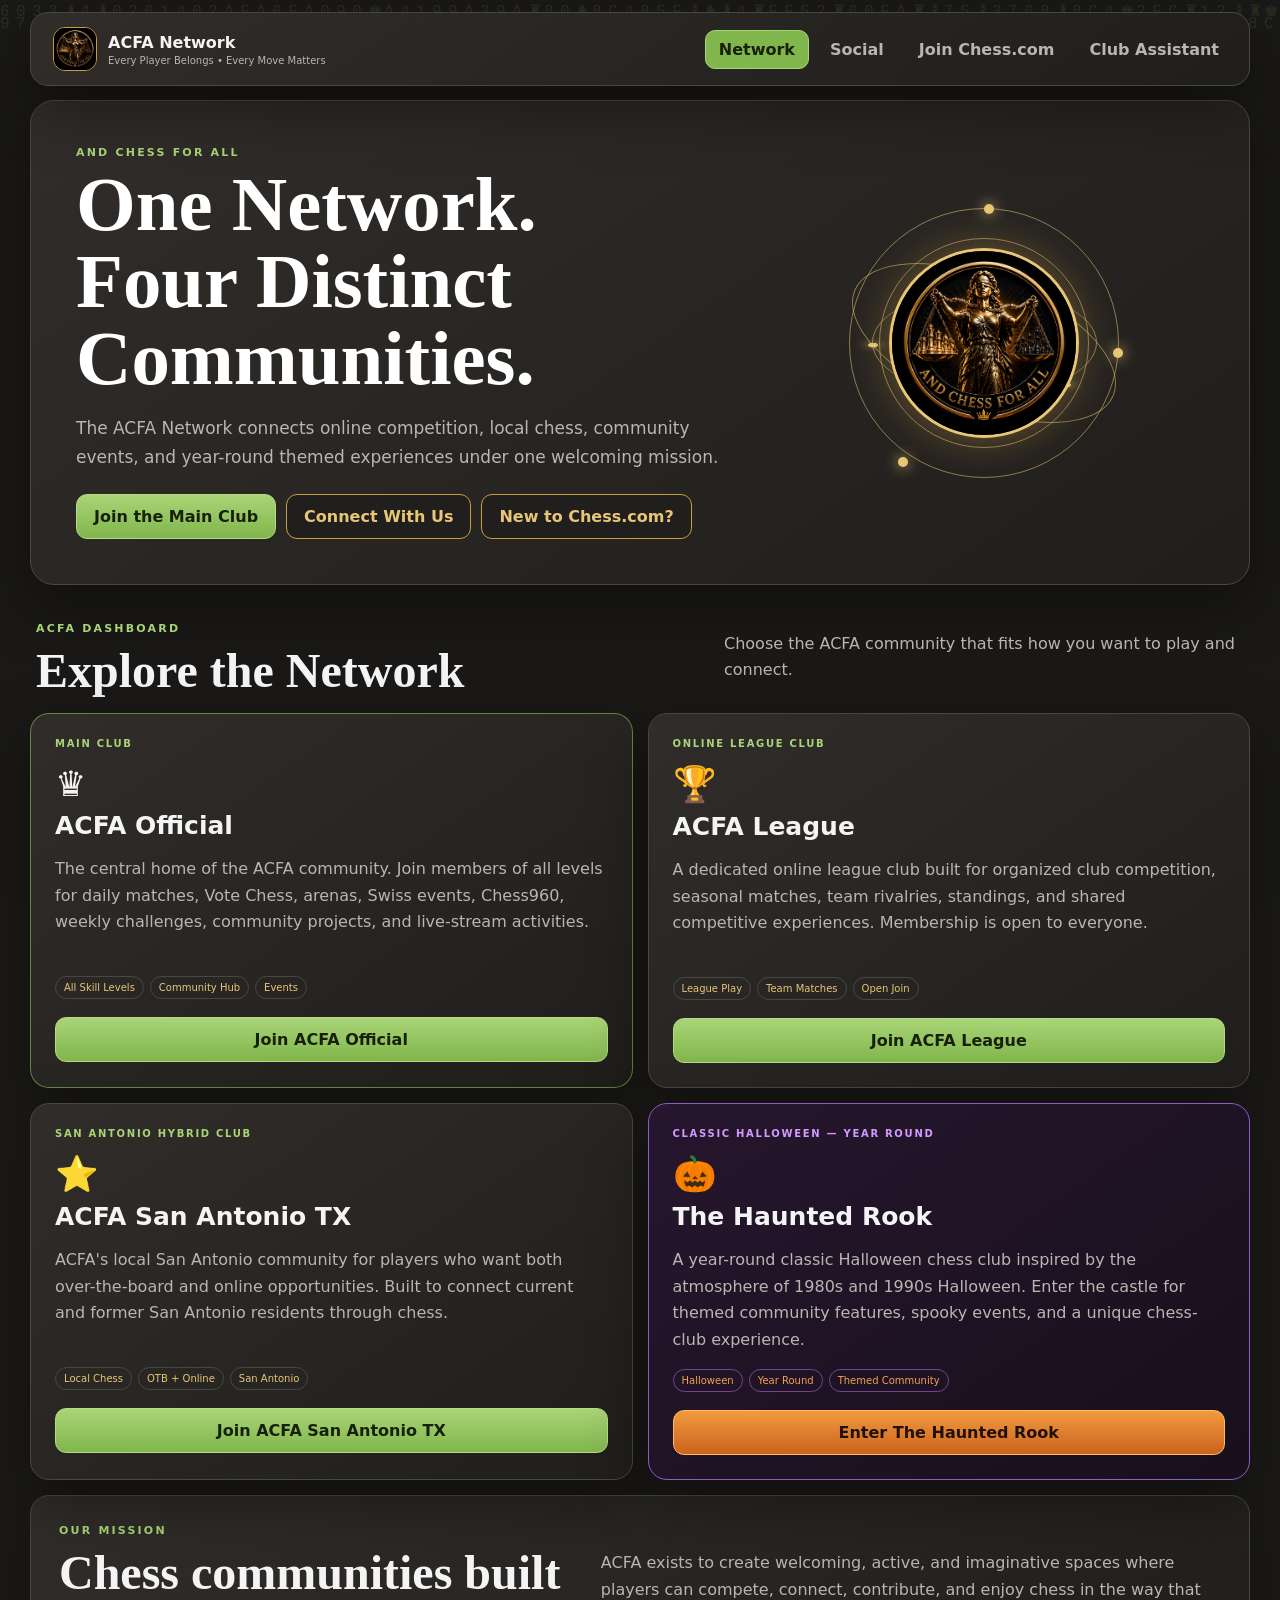
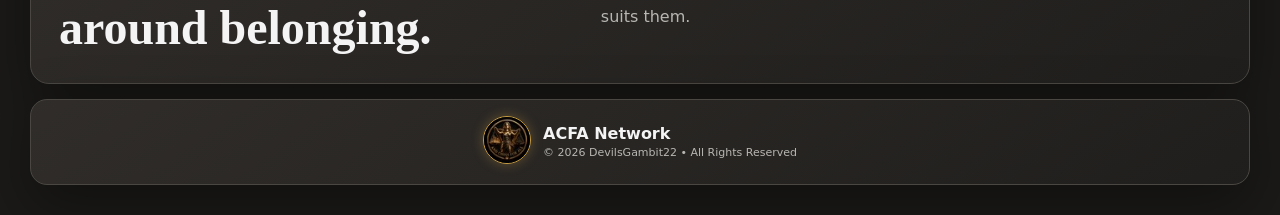
<file: index.html>
<!DOCTYPE html>
<html lang="en">
<head>
  <meta charset="UTF-8">
  <meta name="viewport" content="width=device-width,initial-scale=1">
  <meta name="theme-color" content="#312e2b">
  <meta name="description" content="Explore the ACFA Network, connect with our clubs and social communities, and download Club Assistant.">
  <title>ACFA Network</title>
  <link rel="icon" href="./assets/acfa-network-logo.jpg">
  <link rel="stylesheet" href="./css/styles.css">
</head>
<body>
  <canvas id="matrixCanvas" aria-hidden="true"></canvas>

  <div class="site-shell">
    <header class="topbar">
      <button class="brand" data-page="dashboard" aria-label="Open ACFA Network dashboard">
        <span class="brand-mark">
          <img src="./assets/acfa-network-logo.jpg" alt="ACFA Network logo">
        </span>
        <span>
          <strong>ACFA Network</strong>
          <small>Every Player Belongs • Every Move Matters</small>
        </span>
      </button>

      <nav aria-label="Primary navigation">
        <button class="nav-button active" data-page="dashboard">Network</button>
        <button class="nav-button" data-page="social">Social</button>
        <button class="nav-button" data-page="join">Join Chess.com</button>
        <button class="nav-button" data-page="assistant">Club Assistant</button>
      </nav>
    </header>

    <main>
      <section id="page-dashboard" class="page active">
        <div class="hero-panel">
          <div class="hero-copy">
            <p class="eyebrow">AND CHESS FOR ALL</p>
            <h1>One Network.<br>Four Distinct Communities.</h1>
            <p>
              The ACFA Network connects online competition, local chess, community events,
              and year-round themed experiences under one welcoming mission.
            </p>
            <div class="hero-actions">
              <a class="primary-button" href="https://www.chess.com/club/and-chess-for-all-official?ref_id=545854877" target="_blank" rel="noopener">Join the Main Club</a>
              <button class="secondary-button" data-page="social">Connect With Us</button>
              <button class="secondary-button" data-page="join">New to Chess.com?</button>
            </div>
          </div>

          <div class="logo-gizmo" id="networkLogoStage">
            <span class="orbit orbit-one"><i></i><i></i><i></i></span>
            <span class="orbit orbit-two"><i></i><i></i></span>
            <span class="orbit orbit-three"></span>
            <img src="./assets/acfa-network-logo.jpg" alt="ACFA Network">
            <span class="energy-ring"></span>
          </div>
        </div>

        <div class="section-heading">
          <div>
            <p class="eyebrow">ACFA DASHBOARD</p>
            <h2>Explore the Network</h2>
          </div>
          <p>Choose the ACFA community that fits how you want to play and connect.</p>
        </div>

        <div class="club-grid">
          <article class="club-card featured">
            <div class="club-label">Main Club</div>
            <div class="club-icon">♛</div>
            <h3>ACFA Official</h3>
            <p>
              The central home of the ACFA community. Join members of all levels for daily
              matches, Vote Chess, arenas, Swiss events, Chess960, weekly challenges,
              community projects, and live-stream activities.
            </p>
            <div class="tags">
              <span>All Skill Levels</span><span>Community Hub</span><span>Events</span>
            </div>
            <a class="card-button" href="https://www.chess.com/club/and-chess-for-all-official?ref_id=545854877" target="_blank" rel="noopener">Join ACFA Official</a>
          </article>

          <article class="club-card">
            <div class="club-label">Online League Club</div>
            <div class="club-icon">🏆</div>
            <h3>ACFA League</h3>
            <p>
              A dedicated online league club built for organized club competition,
              seasonal matches, team rivalries, standings, and shared competitive
              experiences. Membership is open to everyone.
            </p>
            <div class="tags">
              <span>League Play</span><span>Team Matches</span><span>Open Join</span>
            </div>
            <a class="card-button" href="https://www.chess.com/club/acfa-league?ref_id=545854877" target="_blank" rel="noopener">Join ACFA League</a>
          </article>

          <article class="club-card">
            <div class="club-label">San Antonio Hybrid Club</div>
            <div class="club-icon">⭐</div>
            <h3>ACFA San Antonio TX</h3>
            <p>
              ACFA's local San Antonio community for players who want both over-the-board
              and online opportunities. Built to connect current and former San Antonio
              residents through chess.
            </p>
            <div class="tags">
              <span>Local Chess</span><span>OTB + Online</span><span>San Antonio</span>
            </div>
            <a class="card-button" href="https://www.chess.com/club/acfa-san-antonio-tx?ref_id=545854877" target="_blank" rel="noopener">Join ACFA San Antonio TX</a>
          </article>

          <article class="club-card haunted">
            <div class="club-label">Classic Halloween — Year Round</div>
            <div class="club-icon">🎃</div>
            <h3>The Haunted Rook</h3>
            <p>
              A year-round classic Halloween chess club inspired by the atmosphere of
              1980s and 1990s Halloween. Enter the castle for themed community features,
              spooky events, and a unique chess-club experience.
            </p>
            <div class="tags">
              <span>Halloween</span><span>Year Round</span><span>Themed Community</span>
            </div>
            <a class="card-button" href="https://www.chess.com/club/the-haunted-rook?ref_id=545854877" target="_blank" rel="noopener">Enter The Haunted Rook</a>
          </article>
        </div>

        <section class="mission-panel">
          <div>
            <p class="eyebrow">OUR MISSION</p>
            <h2>Chess communities built around belonging.</h2>
          </div>
          <p>
            ACFA exists to create welcoming, active, and imaginative spaces where players
            can compete, connect, contribute, and enjoy chess in the way that suits them.
          </p>
        </section>
      </section>

      <section id="page-social" class="page">
        <div class="page-intro">
          <p class="eyebrow">ACFA SOCIAL NETWORK</p>
          <h1>Stay Connected Beyond the Board</h1>
          <p>Join the conversation, watch live chess, and connect with the wider ACFA community.</p>
        </div>

        <div class="social-grid">
          <article class="social-card discord">
            <div class="social-icon">◉</div>
            <h2>Discord</h2>
            <p>
              The real-time communication hub for ACFA Official, ACFA League, and ACFA San Antonio.
              Meet members, follow events, and stay involved between games.
            </p>
            <a href="https://discord.gg/Atk2GKfgU" target="_blank" rel="noopener">Join the ACFA Discord</a>
          </article>

          <article class="social-card twitch">
            <div class="social-icon">▣</div>
            <h2>Twitch</h2>
            <p>
              Watch DevilsGambit22 play chess live with ACFA and other chess-club members,
              plus selected club events and community matches.
            </p>
            <a href="https://www.twitch.tv/dasoulking98" target="_blank" rel="noopener">Watch ACFA Live</a>
          </article>

          <article class="social-card facebook">
            <div class="social-icon">f</div>
            <h2>Facebook</h2>
            <p>
              Follow the ACFA Facebook community for updates, conversations, shared content,
              and another way to keep in touch with the network.
            </p>
            <a href="https://www.facebook.com/share/g/18has9LYsZ/?mibextid=wwXIfr" target="_blank" rel="noopener">Visit ACFA on Facebook</a>
          </article>
        </div>

        <section class="social-banner">
          <img src="./assets/acfa-network-logo.jpg" alt="">
          <div>
            <p class="eyebrow">THE ACFA COMMUNITY</p>
            <h2>Play together. Build together. Belong together.</h2>
          </div>
        </section>
      </section>

      <section id="page-join" class="page">
        <div class="page-intro">
          <p class="eyebrow">NEW TO CHESS.COM?</p>
          <h1>Join Chess.com and Connect With ACFA</h1>
          <p>
            Create a free Chess.com account, then explore the clubs and communities
            across the ACFA Network.
          </p>
        </div>

        <div class="affiliate-action-grid">
          <article class="affiliate-action-card">
            <p class="eyebrow">JOIN CHESS.COM</p>
            <h2>Create a Free Account</h2>
            <p>
              Click the official Chess.com logo below to create your free account
              using the ACFA affiliate link.
            </p>

            <a class="affiliate-image-link chesscom-signup-link"
               href="https://www.chess.com/register?ref_id=545854877"
               target="_blank"
               rel="noopener"
               aria-label="Create a free Chess.com account">
              <img src="./assets/chesscom-logo.png" alt="Chess.com">
            </a>

            <small>
              Using this affiliate link supports ACFA at no additional cost to you.
            </small>
          </article>

          <article class="affiliate-action-card premium-card">
            <p class="eyebrow">SUPPORT ACFA</p>
            <h2>Upgrade Your Membership</h2>
            <p>
              Click the official Go Premium image to explore Chess.com membership
              upgrades through the ACFA affiliate link.
            </p>

            <a class="affiliate-image-link premium-link"
               href="https://www.chess.com/membership?ref_id=545854877"
               target="_blank"
               rel="noopener"
               aria-label="Upgrade your Chess.com membership">
              <img src="./assets/go-premium.png" alt="Chess.com Go Premium">
            </a>

            <small>
              Your membership remains a normal Chess.com subscription. The affiliate
              referral simply helps support ACFA.
            </small>
          </article>
        </div>

        <section class="affiliate-panel">
          <div>
            <p class="eyebrow">AFTER YOU JOIN</p>
            <h2>Find your place in the ACFA Network.</h2>
          </div>
          <p>
            Once your Chess.com account is ready, return to the Network page to join
            ACFA Official, ACFA League, ACFA San Antonio TX, or The Haunted Rook.
          </p>
        </section>
      </section>

      <section id="page-assistant" class="page">
        <div class="assistant-hero">
          <div class="assistant-logo-stage">
            <span class="assistant-orbit"></span>
            <img src="./assets/club-assistant-logo.png" alt="Club Assistant logo">
          </div>
          <div>
            <p class="eyebrow">PUBLIC BETA</p>
            <h1>Club Assistant</h1>
            <p class="assistant-lead">
              A Chess.com-inspired operations companion designed to help club owners organize
              members, prospects, clubs, messages, templates, and daily workflows.
            </p>
            <div class="version-chip">Version 1.1.0 Public Beta</div>
          </div>
        </div>

        <div class="download-layout">
          <article class="download-card">
            <p class="eyebrow">DOWNLOAD</p>
            <h2>Get Club Assistant</h2>
            <p>
              Club Assistant is currently distributed as a free public beta. Chrome requires
              manually distributed extensions to be installed through Developer Mode.
            </p>
            <a class="download-button" href="./downloads/Club-Assistant-v1.2.5-Public-Beta-Matrix-All-Pages.zip" download>
              Download Club Assistant
            </a>
            <small>ZIP file • Chrome extension • Public beta</small>
          </article>

          <article class="install-card">
            <p class="eyebrow">INSTALLATION</p>
            <h2>How to Install</h2>
            <ol>
              <li>Download and extract the ZIP file.</li>
              <li>Open <code>chrome://extensions</code> in Google Chrome.</li>
              <li>Turn on <strong>Developer mode</strong>.</li>
              <li>Select <strong>Load unpacked</strong>.</li>
              <li>Choose the extracted Club Assistant folder.</li>
            </ol>
          </article>
        </div>

        <section class="beta-notice">
          <div>
            <p class="eyebrow">BETA NOTICE</p>
            <h2>Built for club owners. Improved through real use.</h2>
          </div>
          <p>
            This release is intended for early club-owner testing. Features may be refined
            as feedback is received, while the extension remains focused on club management
            rather than gameplay or move assistance.
          </p>
        </section>
      </section>
    </main>

    <footer class="site-footer">
      <button class="footer-signature" id="footerLogo" aria-label="ACFA copyright signature">
        <img src="./assets/lady-justice-footer.jpg" alt="Lady Justice ACFA logo">
      </button>
      <div>
        <strong>ACFA Network</strong>
        <span>© 2026 DevilsGambit22 • All Rights Reserved</span>
      </div>
    </footer>
  </div>

  <div class="easter-overlay" id="easterOverlay" aria-hidden="true">
    <div class="easter-card">
      <div class="easter-gizmo">
        <span></span><span></span>
        <img src="./assets/lady-justice-footer.jpg" alt="">
      </div>
      <p class="eyebrow">AND CHESS FOR ALL</p>
      <h2>Every Player Belongs</h2>
      <strong>Every Move Matters</strong>
      <p>Created by DevilsGambit22</p>
    </div>
  </div>

  <script src="./js/app.js"></script>
</body>
</html>
</file>
<file: css/styles.css>
:root{
  --chess-dark:#312e2b;
  --chess-darker:#211f1d;
  --panel:#262522;
  --green:#81b64c;
  --green-light:#a9d477;
  --gold:#c89c42;
  --gold-light:#e8c676;
  --text:#f4f4f4;
  --muted:#b8b6b2;
  --line:#4a4743;
  --shadow:0 22px 60px rgba(0,0,0,.38)
}
*{box-sizing:border-box}
html{scroll-behavior:smooth}
body{margin:0;min-height:100vh;background:#1b1a18;color:var(--text);font-family:Inter,system-ui,-apple-system,BlinkMacSystemFont,"Segoe UI",sans-serif}
button,a,input{font:inherit}
button{cursor:pointer}
#matrixCanvas{position:fixed;inset:0;width:100%;height:100%;z-index:0;opacity:.14}
.site-shell{position:relative;z-index:2;width:min(1220px,calc(100% - 24px));margin:12px auto 30px}
.topbar,.hero-panel,.club-card,.mission-panel,.page-intro,.social-card,.social-banner,.assistant-hero,.download-card,.install-card,.beta-notice,.site-footer{
  border:1px solid var(--line);
  background:linear-gradient(145deg,rgba(49,46,43,.97),rgba(33,31,29,.98));
  box-shadow:var(--shadow)
}
.topbar{display:flex;align-items:center;justify-content:space-between;gap:16px;padding:13px 16px;border-radius:18px;position:sticky;top:8px;z-index:50;backdrop-filter:blur(12px)}
.brand{display:flex;align-items:center;gap:11px;border:0;background:transparent;color:var(--text);text-align:left}
.brand-mark{width:44px;height:44px;border-radius:12px;overflow:hidden;border:1px solid var(--gold)}
.brand-mark img{width:100%;height:100%;object-fit:cover}
.brand strong,.brand small{display:block}.brand strong{font-size:16px}.brand small{color:var(--muted);font-size:10px;margin-top:3px}
nav{display:flex;gap:7px;overflow:auto}
.nav-button{border:1px solid transparent;border-radius:10px;background:transparent;color:var(--muted);padding:9px 13px;font-weight:800;white-space:nowrap}
.nav-button:hover,.nav-button.active{color:#182009;background:var(--green);border-color:var(--green-light)}
main{padding-top:14px}.page{display:none;animation:pageIn .35s ease}.page.active{display:block}
.hero-panel{display:grid;grid-template-columns:1.2fr .8fr;align-items:center;gap:28px;border-radius:24px;padding:45px}
.eyebrow{margin:0 0 8px;color:var(--green-light);font-size:11px;font-weight:900;letter-spacing:.2em;text-transform:uppercase}
.hero-copy h1,.page-intro h1,.assistant-hero h1{margin:0;color:#fff;font-family:Georgia,serif;font-size:clamp(2.3rem,6vw,4.8rem);line-height:1}
.hero-copy>p:not(.eyebrow),.page-intro>p:last-child,.assistant-lead{color:var(--muted);font-size:17px;line-height:1.7;max-width:720px}
.hero-actions{display:flex;flex-wrap:wrap;gap:10px;margin-top:22px}
.primary-button,.secondary-button,.card-button,.social-card a,.download-button{display:inline-block;border-radius:11px;padding:12px 17px;text-decoration:none;font-weight:900}
.primary-button,.card-button,.download-button{background:linear-gradient(180deg,var(--green-light),var(--green));color:#182009;border:1px solid #b5dc84}
.secondary-button{background:#211f1d;color:var(--gold-light);border:1px solid var(--gold)}
.logo-gizmo{position:relative;width:300px;height:300px;margin:auto;display:grid;place-items:center;cursor:pointer}
.logo-gizmo>img{position:relative;z-index:4;width:190px;height:190px;object-fit:cover;border-radius:50%;border:3px solid var(--gold-light);box-shadow:0 0 40px rgba(200,156,66,.44)}
.orbit,.energy-ring{position:absolute;border-radius:50%;border:1px solid rgba(232,198,118,.54)}
.orbit-one{width:270px;height:270px;animation:spin 13s linear infinite}.orbit-two{width:225px;height:225px;transform:rotateX(62deg);animation:spinX 9s linear infinite reverse}.orbit-three{width:280px;height:130px;transform:rotate(22deg);animation:tiltSpin 16s linear infinite}
.orbit i{position:absolute;width:10px;height:10px;border-radius:50%;background:var(--gold-light);box-shadow:0 0 14px var(--gold-light)}
.orbit-one i:nth-child(1){top:-5px;left:50%}.orbit-one i:nth-child(2){right:-5px;top:52%}.orbit-one i:nth-child(3){bottom:10px;left:18%}
.orbit-two i:nth-child(1){left:-5px;top:50%}.orbit-two i:nth-child(2){right:11%;bottom:7%}
.energy-ring{width:210px;height:210px;animation:pulse 2.8s ease-in-out infinite}
.section-heading{display:flex;align-items:end;justify-content:space-between;gap:20px;padding:30px 6px 15px}.section-heading h2,.mission-panel h2,.social-banner h2,.beta-notice h2{margin:0;font-family:Georgia,serif;font-size:clamp(1.8rem,4vw,3rem)}.section-heading>p{max-width:520px;color:var(--muted);line-height:1.6}
.club-grid{display:grid;grid-template-columns:repeat(2,1fr);gap:15px}
.club-card{position:relative;padding:24px;border-radius:19px;overflow:hidden}.club-card.featured{border-color:rgba(129,182,76,.68)}.club-card.haunted{border-color:#8f5bc6;background:linear-gradient(145deg,#26162e,#17101b)}
.club-label{color:var(--green-light);font-size:10px;font-weight:900;letter-spacing:.17em;text-transform:uppercase}.haunted .club-label{color:#d39aff}
.club-icon{font-size:35px;margin:15px 0 7px}.club-card h3{margin:0 0 9px;font-size:25px}.club-card p{color:var(--muted);line-height:1.65;min-height:104px}
.tags{display:flex;flex-wrap:wrap;gap:6px;margin:14px 0 18px}.tags span{padding:5px 8px;border-radius:999px;border:1px solid var(--line);color:var(--gold-light);font-size:10px}.haunted .tags span{color:#f2a056;border-color:#75448f}
.card-button{width:100%;text-align:center}.haunted .card-button{background:linear-gradient(180deg,#f29a3d,#ca631e);color:#22100a;border-color:#ffbb65}
.mission-panel,.beta-notice{display:grid;grid-template-columns:1fr 1.2fr;gap:25px;align-items:center;margin-top:15px;border-radius:19px;padding:28px}.mission-panel>p,.beta-notice>p{margin:0;color:var(--muted);line-height:1.7}
.page-intro{text-align:center;border-radius:22px;padding:48px 24px;margin-bottom:15px}.page-intro h1{font-size:clamp(2.2rem,5vw,4rem)}
.social-grid{display:grid;grid-template-columns:repeat(3,1fr);gap:15px}.social-card{border-radius:20px;padding:25px}.social-icon{font-size:38px;font-weight:900}.social-card h2{font-size:28px}.social-card p{color:var(--muted);line-height:1.65;min-height:145px}.social-card a{width:100%;text-align:center;color:white}
.social-card.discord{border-color:#5865f2}.discord a{background:#5865f2}.social-card.twitch{border-color:#9146ff}.twitch a{background:#9146ff}.social-card.facebook{border-color:#1877f2}.facebook a{background:#1877f2}
.social-banner{display:flex;align-items:center;justify-content:center;gap:18px;margin-top:15px;border-radius:19px;padding:24px}.social-banner img{width:82px;height:82px;border-radius:50%;object-fit:cover;border:2px solid var(--gold)}
.assistant-hero{display:grid;grid-template-columns:230px 1fr;align-items:center;gap:25px;border-radius:23px;padding:35px}.assistant-logo-stage{position:relative;width:200px;height:200px;display:grid;place-items:center}.assistant-logo-stage img{width:140px;height:140px;object-fit:cover;border-radius:25px;position:relative;z-index:2;border:2px solid var(--green-light)}.assistant-orbit{position:absolute;width:190px;height:190px;border:1px solid var(--green-light);border-radius:50%;animation:spin 9s linear infinite}
.version-chip{display:inline-block;padding:7px 10px;border-radius:999px;color:var(--green-light);border:1px solid rgba(129,182,76,.55);font-size:12px;font-weight:900}
.download-layout{display:grid;grid-template-columns:1fr 1fr;gap:15px;margin-top:15px}.download-card,.install-card{border-radius:20px;padding:28px}.download-card p,.install-card li{color:var(--muted);line-height:1.7}.download-button{margin:10px 0 8px;font-size:17px}.download-card small{display:block;color:#85817c}.install-card ol{padding-left:22px}.install-card code{color:var(--green-light)}
.site-footer{display:flex;align-items:center;justify-content:center;gap:12px;margin-top:15px;border-radius:17px;padding:16px}.footer-signature{border:0;background:transparent;padding:0}.footer-signature img{width:48px;height:48px;object-fit:cover;border-radius:50%;border:1px solid var(--gold);box-shadow:0 0 12px rgba(200,156,66,.35)}.site-footer strong,.site-footer span{display:block}.site-footer span{color:var(--muted);font-size:11px;margin-top:3px}
.easter-overlay{position:fixed;inset:0;z-index:100;display:grid;place-items:center;background:rgba(18,16,14,.92);backdrop-filter:blur(10px);opacity:0;visibility:hidden;transition:.6s}.easter-overlay.active{opacity:1;visibility:visible}.easter-overlay.closing{opacity:0;visibility:visible;transition-duration:1.15s}.easter-card{text-align:center}.easter-gizmo{position:relative;width:200px;height:200px;margin:auto;display:grid;place-items:center}.easter-gizmo img{width:130px;height:130px;border-radius:50%;object-fit:cover;z-index:2;border:2px solid var(--gold-light)}.easter-gizmo span{position:absolute;border:1px solid var(--gold-light);border-radius:50%;animation:spin 3s linear infinite}.easter-gizmo span:first-child{width:185px;height:185px}.easter-gizmo span:nth-child(2){width:160px;height:80px;animation-direction:reverse}.easter-card h2{font-size:32px;margin:8px}.easter-card strong{color:var(--green-light);font-size:20px}
@keyframes spin{to{transform:rotate(360deg)}}@keyframes spinX{from{transform:rotateX(62deg) rotate(0)}to{transform:rotateX(62deg) rotate(360deg)}}@keyframes tiltSpin{to{transform:rotate(382deg)}}@keyframes pulse{0%,100%{transform:scale(.94);opacity:.35}50%{transform:scale(1.08);opacity:.8}}@keyframes pageIn{from{opacity:0;transform:translateY(8px)}to{opacity:1;transform:none}}
@media(max-width:900px){.hero-panel{grid-template-columns:1fr;text-align:center}.hero-actions{justify-content:center}.club-grid,.download-layout,.mission-panel,.beta-notice{grid-template-columns:1fr}.social-grid{grid-template-columns:1fr}.social-card p{min-height:auto}.assistant-hero{grid-template-columns:1fr;text-align:center}.assistant-logo-stage{margin:auto}}
@media(max-width:650px){.site-shell{width:min(100% - 12px,1220px);margin:6px auto}.topbar{align-items:flex-start;flex-direction:column}.topbar nav{width:100%}.nav-button{flex:1}.hero-panel{padding:30px 17px}.logo-gizmo{transform:scale(.78);margin:-25px auto}.club-grid{grid-template-columns:1fr}.section-heading{align-items:flex-start;flex-direction:column}.social-banner{align-items:flex-start;flex-direction:column}.site-footer{text-align:center}.club-card p{min-height:auto}}


/* Join Chess.com affiliate page */
.join-hero{
  display:grid;
  grid-template-columns:.75fr 1.25fr;
  align-items:center;
  gap:34px;
  padding:45px;
  border:1px solid var(--line);
  border-radius:24px;
  background:
    radial-gradient(circle at 24% 35%,rgba(129,182,76,.18),transparent 34%),
    linear-gradient(145deg,rgba(49,46,43,.98),rgba(33,31,29,.99));
  box-shadow:var(--shadow)
}
.join-visual{
  position:relative;
  width:260px;
  height:260px;
  margin:auto;
  display:grid;
  place-items:center
}
.join-pawn{
  position:relative;
  z-index:3;
  display:grid;
  place-items:center;
  width:150px;
  height:150px;
  border-radius:50%;
  color:#182009;
  background:linear-gradient(145deg,var(--green-light),var(--green));
  border:3px solid #c5e49d;
  box-shadow:0 0 42px rgba(129,182,76,.42);
  font-size:84px
}
.join-ring{
  position:absolute;
  border-radius:50%;
  border:1px solid rgba(169,212,119,.58)
}
.join-ring-one{
  width:235px;
  height:235px;
  animation:spin 12s linear infinite
}
.join-ring-two{
  width:205px;
  height:100px;
  transform:rotate(25deg);
  animation:tiltSpin 9s linear infinite reverse
}
.join-copy h1{
  margin:0;
  color:#fff;
  font-family:Georgia,serif;
  font-size:clamp(2.25rem,5vw,4.2rem);
  line-height:1.02
}
.join-copy>p:not(.eyebrow){
  color:var(--muted);
  line-height:1.75;
  font-size:17px
}
.join-chess-button{
  display:inline-block;
  margin-top:10px;
  padding:14px 22px;
  border:1px solid #c5e49d;
  border-radius:12px;
  color:#182009;
  background:linear-gradient(180deg,var(--green-light),var(--green));
  text-decoration:none;
  font-weight:900;
  box-shadow:0 12px 26px rgba(129,182,76,.2)
}
.join-copy small{
  display:block;
  max-width:620px;
  margin-top:12px;
  color:#908b84;
  line-height:1.5
}
.join-benefits{
  display:grid;
  grid-template-columns:repeat(3,1fr);
  gap:15px;
  margin-top:15px
}
.join-benefits article{
  padding:24px;
  border:1px solid var(--line);
  border-radius:18px;
  background:linear-gradient(145deg,rgba(49,46,43,.97),rgba(33,31,29,.98));
  box-shadow:var(--shadow)
}
.join-benefits article>span{font-size:35px}
.join-benefits h2{margin:13px 0 7px}
.join-benefits p{margin:0;color:var(--muted);line-height:1.65}
.affiliate-panel{
  display:grid;
  grid-template-columns:1fr 1.2fr;
  align-items:center;
  gap:25px;
  margin-top:15px;
  padding:28px;
  border:1px solid rgba(129,182,76,.55);
  border-radius:19px;
  background:linear-gradient(145deg,rgba(43,52,34,.96),rgba(28,30,25,.98));
  box-shadow:var(--shadow)
}
.affiliate-panel h2{
  margin:0;
  font-family:Georgia,serif;
  font-size:clamp(1.7rem,4vw,2.75rem)
}
.affiliate-panel>p{margin:0;color:var(--muted);line-height:1.7}
@media(max-width:900px){
  .join-hero{grid-template-columns:1fr;text-align:center}
  .join-copy small{margin-inline:auto}
  .join-benefits{grid-template-columns:1fr}
  .affiliate-panel{grid-template-columns:1fr}
}
@media(max-width:650px){
  .join-hero{padding:30px 17px}
  .join-visual{transform:scale(.82);margin:-22px auto}
}


/* Official Chess.com affiliate image actions */
.affiliate-action-grid{
  display:grid;
  grid-template-columns:1fr 1fr;
  gap:15px
}
.affiliate-action-card{
  display:flex;
  flex-direction:column;
  align-items:center;
  min-height:410px;
  padding:30px 24px;
  text-align:center;
  border:1px solid var(--line);
  border-radius:20px;
  background:
    radial-gradient(circle at 50% 25%,rgba(129,182,76,.13),transparent 37%),
    linear-gradient(145deg,rgba(49,46,43,.98),rgba(33,31,29,.99));
  box-shadow:var(--shadow)
}
.affiliate-action-card.premium-card{
  background:
    radial-gradient(circle at 50% 25%,rgba(83,181,222,.14),transparent 37%),
    linear-gradient(145deg,rgba(49,46,43,.98),rgba(33,31,29,.99))
}
.affiliate-action-card h2{
  margin:3px 0 10px;
  font-family:Georgia,serif;
  font-size:clamp(1.7rem,3vw,2.4rem)
}
.affiliate-action-card>p:not(.eyebrow){
  max-width:560px;
  margin:0;
  color:var(--muted);
  line-height:1.7
}
.affiliate-action-card small{
  max-width:560px;
  margin-top:auto;
  padding-top:16px;
  color:#8f8a83;
  line-height:1.5
}
.affiliate-image-link{
  display:flex;
  align-items:center;
  justify-content:center;
  width:min(100%,520px);
  min-height:150px;
  margin:26px 0 18px;
  padding:18px;
  border:1px solid rgba(169,212,119,.35);
  border-radius:17px;
  background:#171614;
  transition:transform .2s ease,box-shadow .2s ease,border-color .2s ease
}
.affiliate-image-link:hover,
.affiliate-image-link:focus-visible{
  transform:translateY(-4px) scale(1.015);
  border-color:var(--green-light);
  box-shadow:0 15px 34px rgba(0,0,0,.38),0 0 24px rgba(129,182,76,.18);
  outline:none
}
.affiliate-image-link img{
  display:block;
  max-width:100%;
  max-height:130px;
  object-fit:contain
}
.premium-link{
  border-color:rgba(83,181,222,.42)
}
.premium-link:hover,
.premium-link:focus-visible{
  border-color:#53b5de;
  box-shadow:0 15px 34px rgba(0,0,0,.38),0 0 24px rgba(83,181,222,.22)
}
.chesscom-signup-link img{
  width:min(100%,520px)
}
.premium-link img{
  width:min(100%,310px)
}
@media(max-width:900px){
  .affiliate-action-grid{grid-template-columns:1fr}
}
@media(max-width:650px){
  .affiliate-action-card{padding:24px 16px;min-height:auto}
  .affiliate-image-link{min-height:120px;padding:14px}
  .affiliate-image-link img{max-height:100px}
}
</file>
